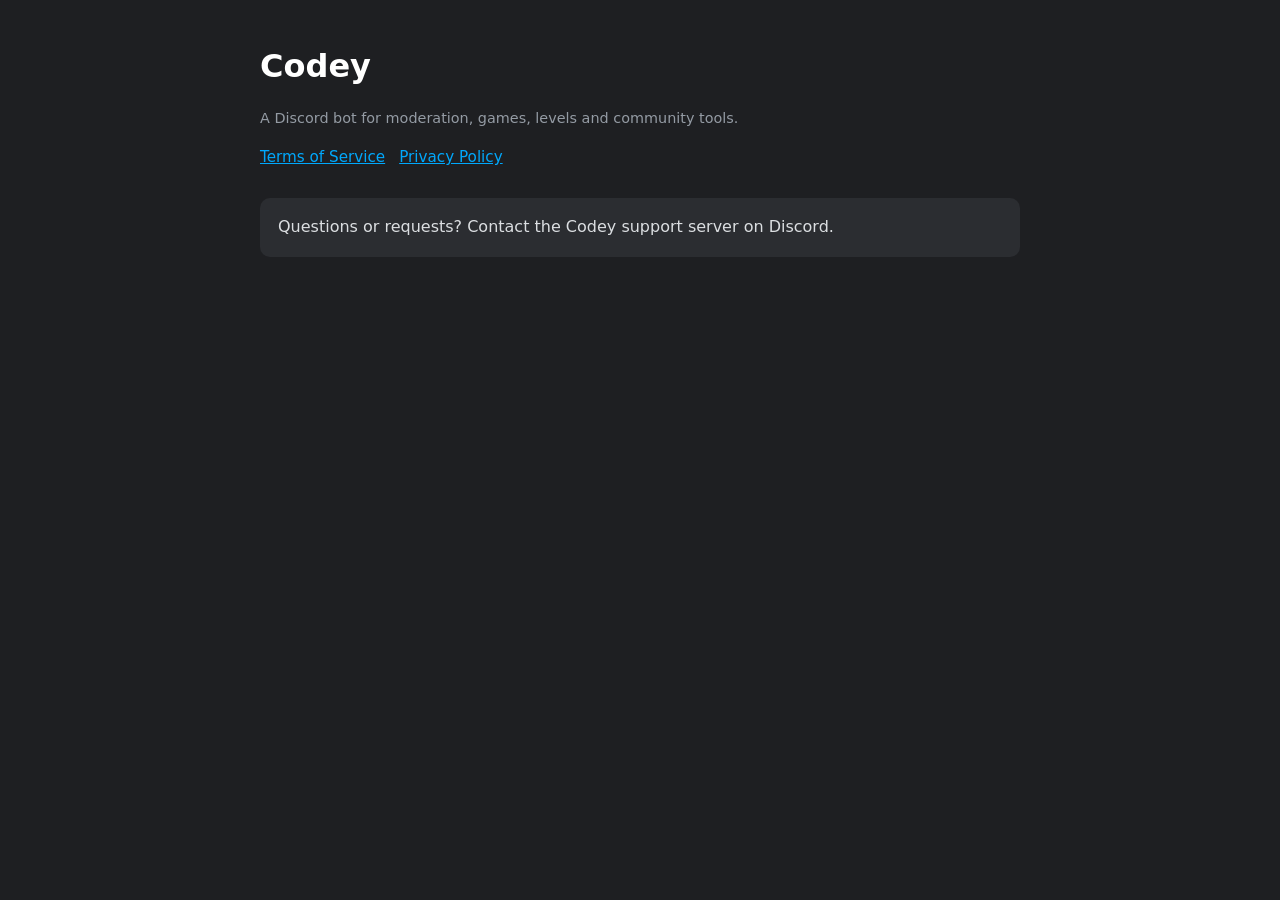
<file: index.html>
<!doctype html><html lang="en"><head><meta charset="utf-8"><meta name="viewport" content="width=device-width,initial-scale=1"><link rel="stylesheet" href="style.css"><title>Codey</title></head><body><main>
<h1>Codey</h1><p class="muted">A Discord bot for moderation, games, levels and community tools.</p>
<nav><a href="terms.html">Terms of Service</a><a href="privacy.html">Privacy Policy</a></nav>
<div class="card">Questions or requests? Contact <span class="contact">the Codey support server on Discord</span>.</div>
</main><script src="site.js"></script></body></html>
</file>
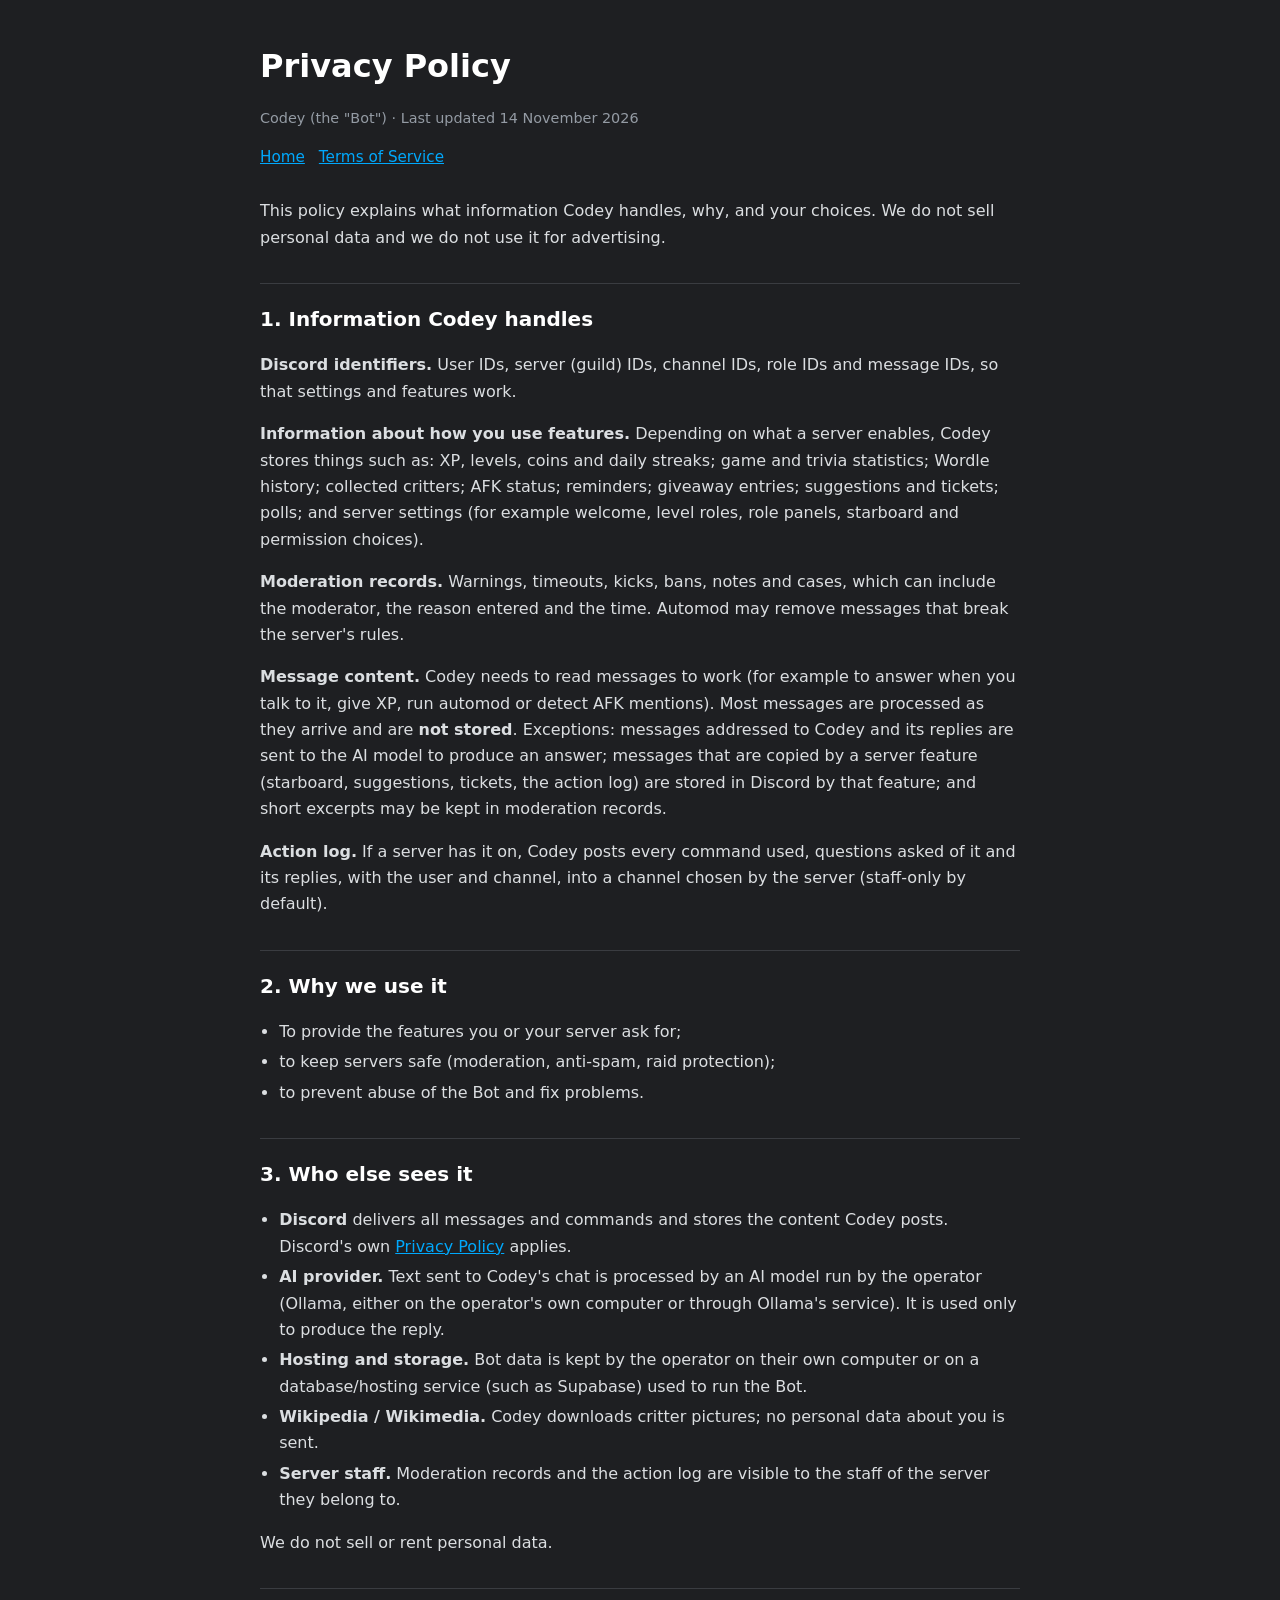
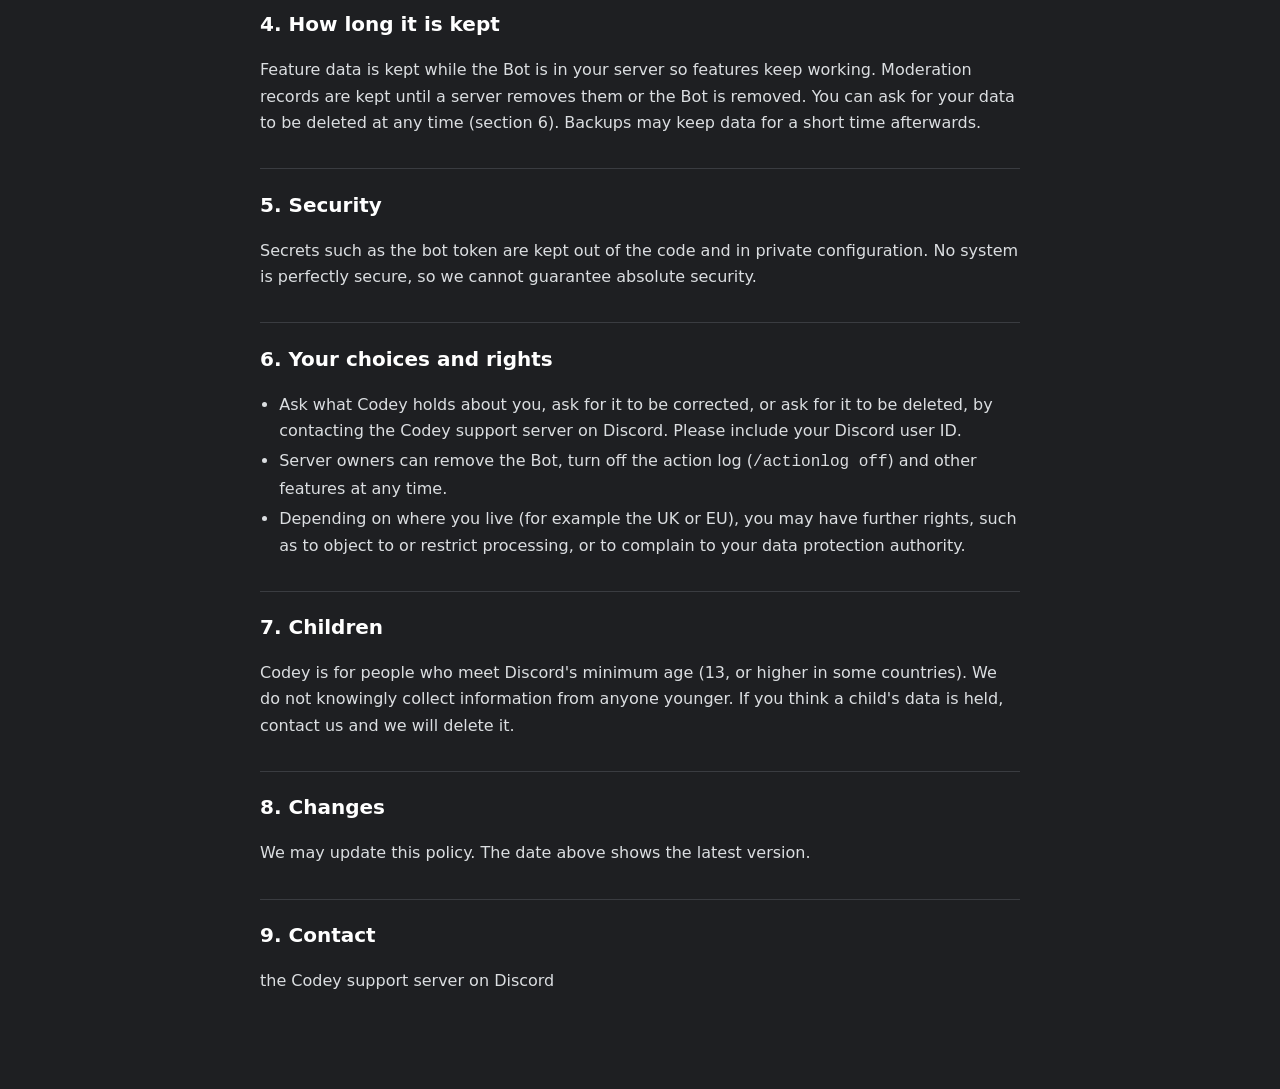
<file: privacy.html>
<!doctype html><html lang="en"><head><meta charset="utf-8"><meta name="viewport" content="width=device-width,initial-scale=1"><link rel="stylesheet" href="style.css"><title>Codey – Privacy Policy</title></head><body><main>
<h1>Privacy Policy</h1><p class="muted">Codey (the "Bot") · Last updated 14 November 2026</p>
<nav><a href="index.html">Home</a><a href="terms.html">Terms of Service</a></nav>

<p>This policy explains what information Codey handles, why, and your choices. We do not sell personal data and we do not use it for advertising.</p>

<h2>1. Information Codey handles</h2>
<p><b>Discord identifiers.</b> User IDs, server (guild) IDs, channel IDs, role IDs and message IDs, so that settings and features work.</p>
<p><b>Information about how you use features.</b> Depending on what a server enables, Codey stores things such as: XP, levels, coins and daily streaks; game and trivia statistics; Wordle history; collected critters; AFK status; reminders; giveaway entries; suggestions and tickets; polls; and server settings (for example welcome, level roles, role panels, starboard and permission choices).</p>
<p><b>Moderation records.</b> Warnings, timeouts, kicks, bans, notes and cases, which can include the moderator, the reason entered and the time. Automod may remove messages that break the server's rules.</p>
<p><b>Message content.</b> Codey needs to read messages to work (for example to answer when you talk to it, give XP, run automod or detect AFK mentions). Most messages are processed as they arrive and are <b>not stored</b>. Exceptions: messages addressed to Codey and its replies are sent to the AI model to produce an answer; messages that are copied by a server feature (starboard, suggestions, tickets, the action log) are stored in Discord by that feature; and short excerpts may be kept in moderation records.</p>
<p><b>Action log.</b> If a server has it on, Codey posts every command used, questions asked of it and its replies, with the user and channel, into a channel chosen by the server (staff-only by default).</p>

<h2>2. Why we use it</h2>
<ul><li>To provide the features you or your server ask for;</li><li>to keep servers safe (moderation, anti-spam, raid protection);</li><li>to prevent abuse of the Bot and fix problems.</li></ul>

<h2>3. Who else sees it</h2>
<ul><li><b>Discord</b> delivers all messages and commands and stores the content Codey posts. Discord's own <a href="https://discord.com/privacy">Privacy Policy</a> applies.</li>
<li><b>AI provider.</b> Text sent to Codey's chat is processed by an AI model run by the operator (Ollama, either on the operator's own computer or through Ollama's service). It is used only to produce the reply.</li>
<li><b>Hosting and storage.</b> Bot data is kept by the operator on their own computer or on a database/hosting service (such as Supabase) used to run the Bot.</li>
<li><b>Wikipedia / Wikimedia.</b> Codey downloads critter pictures; no personal data about you is sent.</li>
<li><b>Server staff.</b> Moderation records and the action log are visible to the staff of the server they belong to.</li></ul>
<p>We do not sell or rent personal data.</p>

<h2>4. How long it is kept</h2>
<p>Feature data is kept while the Bot is in your server so features keep working. Moderation records are kept until a server removes them or the Bot is removed. You can ask for your data to be deleted at any time (section 6). Backups may keep data for a short time afterwards.</p>

<h2>5. Security</h2>
<p>Secrets such as the bot token are kept out of the code and in private configuration. No system is perfectly secure, so we cannot guarantee absolute security.</p>

<h2>6. Your choices and rights</h2>
<ul><li>Ask what Codey holds about you, ask for it to be corrected, or ask for it to be deleted, by contacting <span class="contact">the Codey support server on Discord</span>. Please include your Discord user ID.</li>
<li>Server owners can remove the Bot, turn off the action log (<code>/actionlog off</code>) and other features at any time.</li>
<li>Depending on where you live (for example the UK or EU), you may have further rights, such as to object to or restrict processing, or to complain to your data protection authority.</li></ul>

<h2>7. Children</h2>
<p>Codey is for people who meet Discord's minimum age (13, or higher in some countries). We do not knowingly collect information from anyone younger. If you think a child's data is held, contact us and we will delete it.</p>

<h2>8. Changes</h2>
<p>We may update this policy. The date above shows the latest version.</p>

<h2>9. Contact</h2>
<p><span class="contact">the Codey support server on Discord</span></p>
</main><script src="site.js"></script></body></html>
</file>
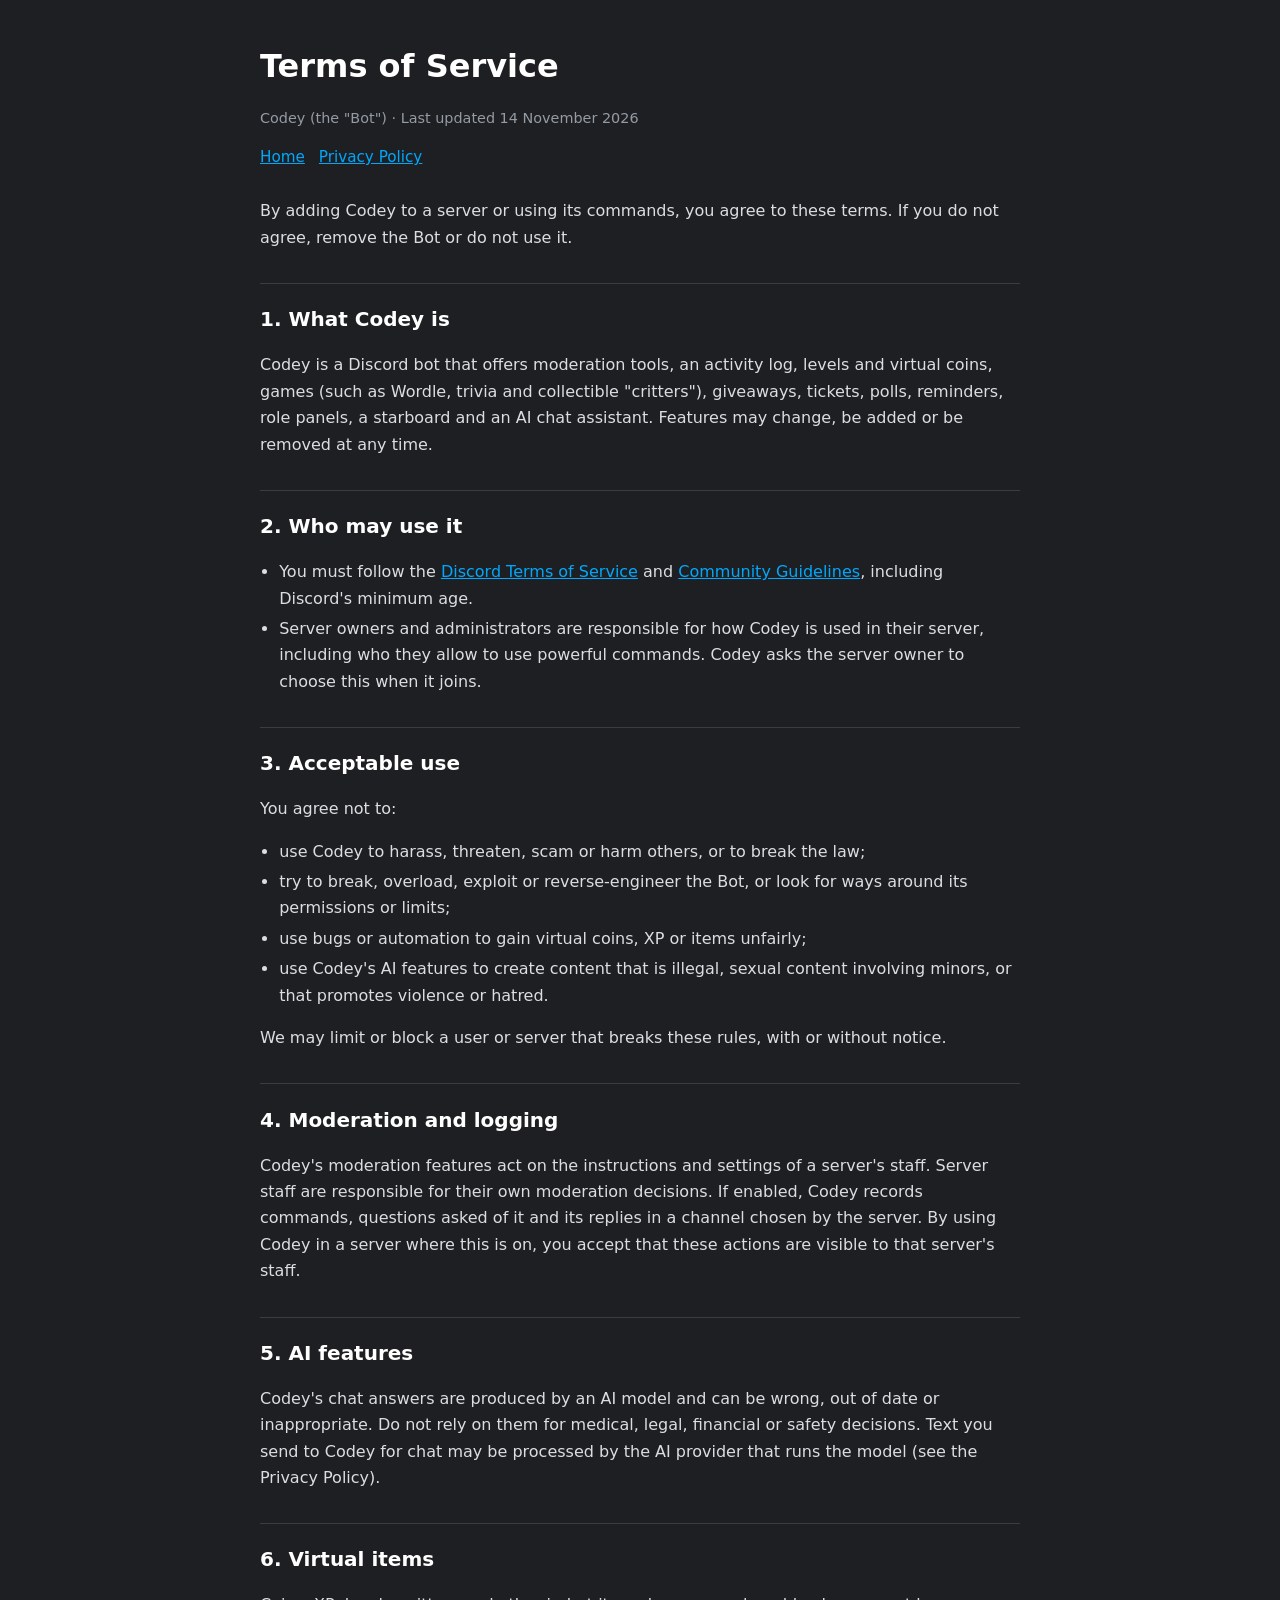
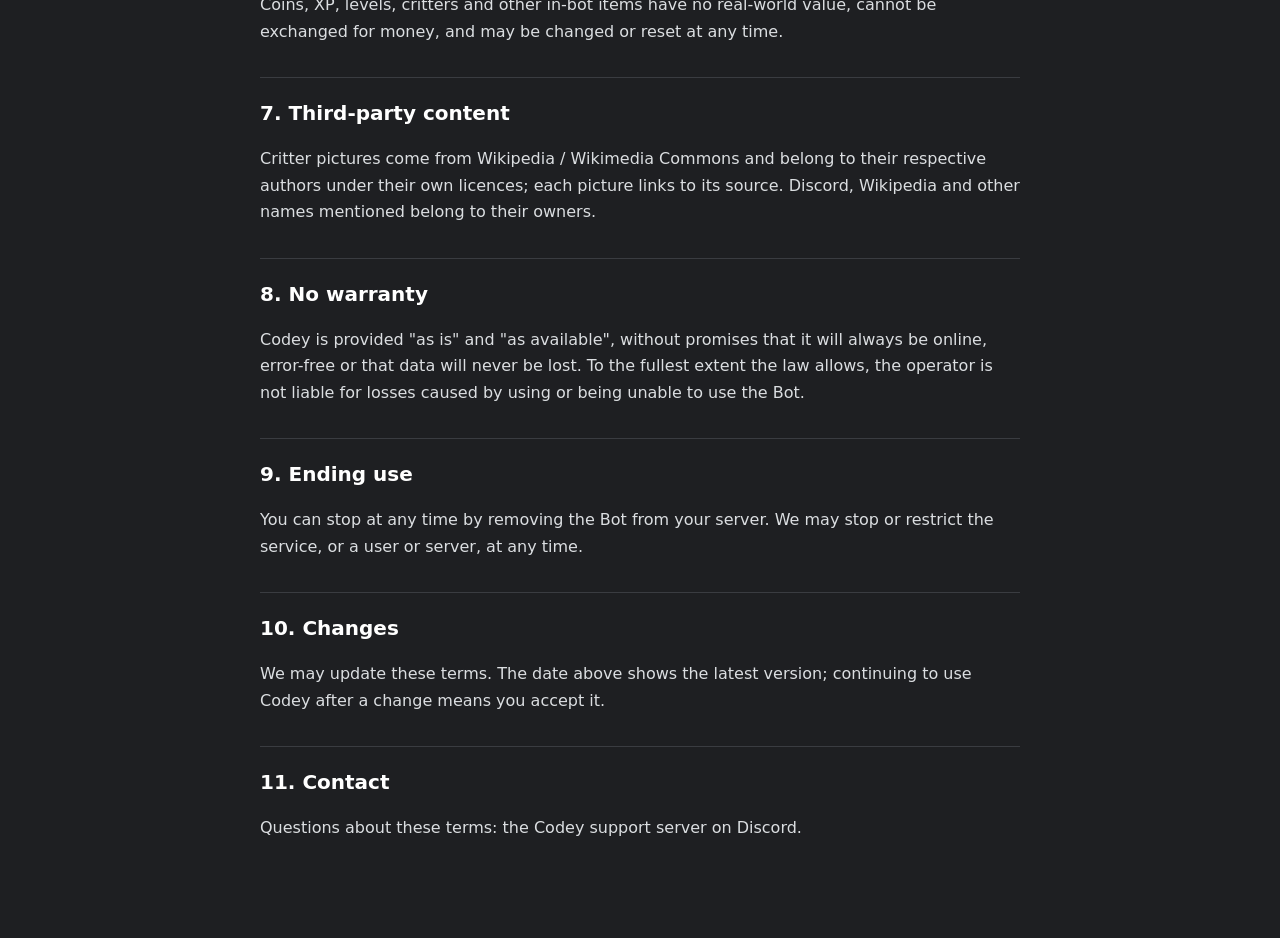
<file: terms.html>
<!doctype html><html lang="en"><head><meta charset="utf-8"><meta name="viewport" content="width=device-width,initial-scale=1"><link rel="stylesheet" href="style.css"><title>Codey – Terms of Service</title></head><body><main>
<h1>Terms of Service</h1><p class="muted">Codey (the "Bot") · Last updated 14 November 2026</p>
<nav><a href="index.html">Home</a><a href="privacy.html">Privacy Policy</a></nav>

<p>By adding Codey to a server or using its commands, you agree to these terms. If you do not agree, remove the Bot or do not use it.</p>

<h2>1. What Codey is</h2>
<p>Codey is a Discord bot that offers moderation tools, an activity log, levels and virtual coins, games (such as Wordle, trivia and collectible "critters"), giveaways, tickets, polls, reminders, role panels, a starboard and an AI chat assistant. Features may change, be added or be removed at any time.</p>

<h2>2. Who may use it</h2>
<ul><li>You must follow the <a href="https://discord.com/terms">Discord Terms of Service</a> and <a href="https://discord.com/guidelines">Community Guidelines</a>, including Discord's minimum age.</li>
<li>Server owners and administrators are responsible for how Codey is used in their server, including who they allow to use powerful commands. Codey asks the server owner to choose this when it joins.</li></ul>

<h2>3. Acceptable use</h2>
<p>You agree not to:</p>
<ul><li>use Codey to harass, threaten, scam or harm others, or to break the law;</li>
<li>try to break, overload, exploit or reverse-engineer the Bot, or look for ways around its permissions or limits;</li>
<li>use bugs or automation to gain virtual coins, XP or items unfairly;</li>
<li>use Codey's AI features to create content that is illegal, sexual content involving minors, or that promotes violence or hatred.</li></ul>
<p>We may limit or block a user or server that breaks these rules, with or without notice.</p>

<h2>4. Moderation and logging</h2>
<p>Codey's moderation features act on the instructions and settings of a server's staff. Server staff are responsible for their own moderation decisions. If enabled, Codey records commands, questions asked of it and its replies in a channel chosen by the server. By using Codey in a server where this is on, you accept that these actions are visible to that server's staff.</p>

<h2>5. AI features</h2>
<p>Codey's chat answers are produced by an AI model and can be wrong, out of date or inappropriate. Do not rely on them for medical, legal, financial or safety decisions. Text you send to Codey for chat may be processed by the AI provider that runs the model (see the Privacy Policy).</p>

<h2>6. Virtual items</h2>
<p>Coins, XP, levels, critters and other in-bot items have no real-world value, cannot be exchanged for money, and may be changed or reset at any time.</p>

<h2>7. Third-party content</h2>
<p>Critter pictures come from Wikipedia / Wikimedia Commons and belong to their respective authors under their own licences; each picture links to its source. Discord, Wikipedia and other names mentioned belong to their owners.</p>

<h2>8. No warranty</h2>
<p>Codey is provided "as is" and "as available", without promises that it will always be online, error-free or that data will never be lost. To the fullest extent the law allows, the operator is not liable for losses caused by using or being unable to use the Bot.</p>

<h2>9. Ending use</h2>
<p>You can stop at any time by removing the Bot from your server. We may stop or restrict the service, or a user or server, at any time.</p>

<h2>10. Changes</h2>
<p>We may update these terms. The date above shows the latest version; continuing to use Codey after a change means you accept it.</p>

<h2>11. Contact</h2>
<p>Questions about these terms: <span class="contact">the Codey support server on Discord</span>.</p>
</main><script src="site.js"></script></body></html>
</file>
<file: style.css>
:root{color-scheme:dark}
body{margin:0;background:#1e1f22;color:#dbdee1;font:16px/1.65 system-ui,-apple-system,"Segoe UI",sans-serif}
main{max-width:760px;margin:0 auto;padding:40px 20px 80px}
h1{color:#fff;font-size:2rem;margin:0 0 4px}h2{color:#fff;font-size:1.25rem;margin:2rem 0 .4rem;border-top:1px solid #3a3c41;padding-top:1.2rem}
a{color:#00a8fc}.muted{color:#949ba4;font-size:.9rem}
ul{padding-left:1.2rem}li{margin:.25rem 0}
nav{display:flex;gap:14px;margin:12px 0 28px;font-size:.95rem}
.card{background:#2b2d31;border-radius:10px;padding:16px 18px;margin:16px 0}
</file>
